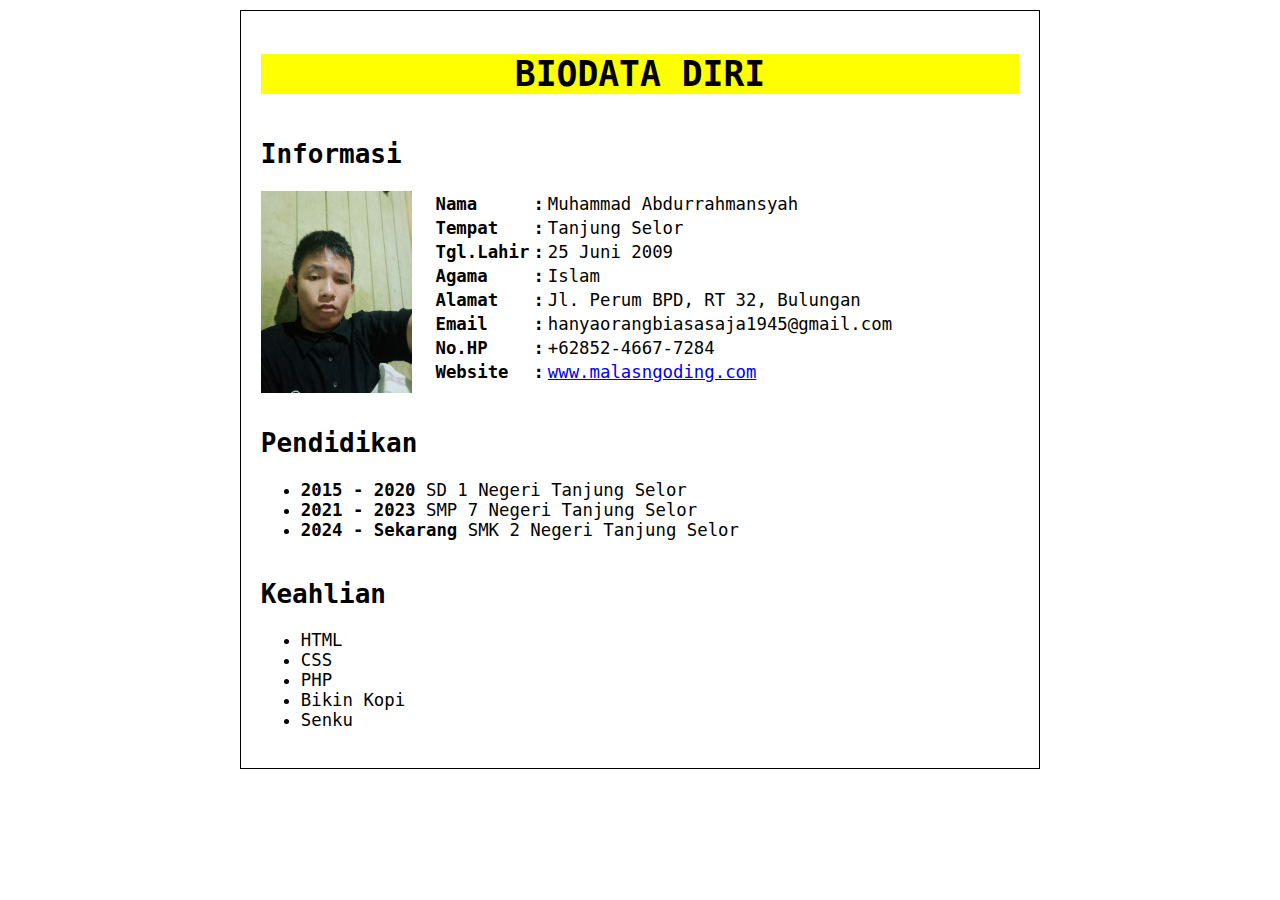
<file: biodata-html/index.html>
<!DOCTYPE html>
<html>
<head>
	<meta charset="utf-8">
	<meta name="viewport" content="width=device-width, initial-scale=1">
	<title>Biodata Saya - www.malasngoding.com</title>
	<link rel="stylesheet" type="text/css" href="style.css">
</head>
<body>
	<div class="kotak">
 
		<div class="judul">
			<h1>BIODATA DIRI</h1>
		</div>
		<div class="blok">
 
			<h2>Informasi</h2>			
			
			<div class="kiri">
				<img src="foto.jpg">				
			</div>
 
			<div class="kanan">
				<table>
					<tr>
						<th>Nama</th>
						<th>:</th>
						<td>Muhammad Abdurrahmansyah</td>
					</tr>
					<tr>
						<th>Tempat</th>
						<th>:</th>
						<td>Tanjung Selor</td>
					</tr>
					<tr>
						<th>Tgl.Lahir</th>
						<th>:</th>
						<td>25 Juni 2009</td>
					</tr>
					<tr>
						<th>Agama</th>
						<th>:</th>
						<td>Islam</td>
					</tr>
					<tr>
						<th>Alamat</th>
						<th>:</th>
						<td>Jl. Perum BPD, RT 32, Bulungan</td>
					</tr>
					<tr>
						<th>Email</th>
						<th>:</th>
						<td>hanyaorangbiasasaja1945@gmail.com</td>
					</tr>
					<tr>
						<th>No.HP</th>
						<th>:</th>
						<td>+62852-4667-7284</td>
					</tr>
					<tr>
						<th>Website</th>
						<th>:</th>
						<td><a href="https://www.malasngoding.com">www.malasngoding.com</a></td>
					</tr>
				</table>
				
			</div>
 
		</div>		
 
		<div class="blok">
 
			<h2>Pendidikan</h2>			
			
			<div>
				<ul>
					<li><b>2015 - 2020</b> SD 1 Negeri Tanjung Selor</li>
					<li><b>2021 - 2023</b> SMP 7 Negeri Tanjung Selor</li>
					<li><b>2024 - Sekarang</b> SMK 2 Negeri Tanjung Selor</li>
				</ul>
			</div>
 
		</div>
 
 
		<div class="blok">
 
			<h2>Keahlian</h2>			
			
			<div>
				<ul>
					<li>HTML</li>
					<li>CSS</li>
					<li>PHP</li>
					<li>Bikin Kopi</li>	
					<li>Senku</li>			
				</ul>
			</div>
 
		</div>
	</div>
</body>
</html>
</file>
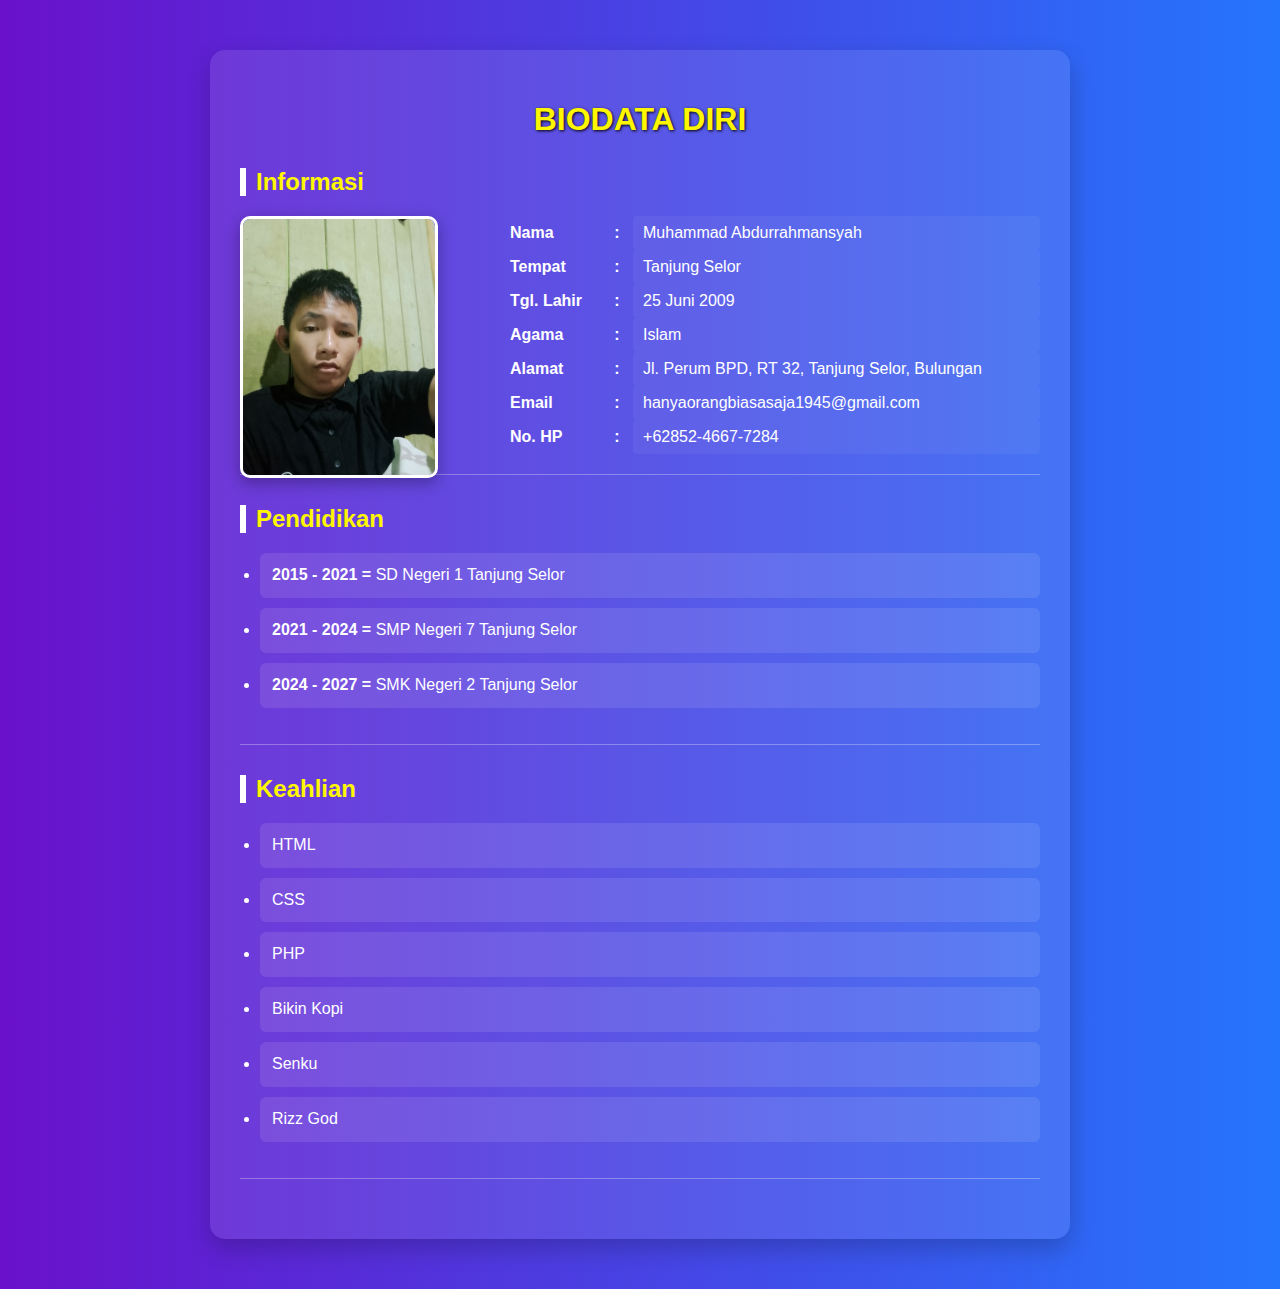
<file: biodata-mod/index.html>
<!DOCTYPE html>
<html>
<head>
	<meta charset="utf-8">
	<meta name="viewport" content="width=device-width, initial-scale=1">
	<title>Biodata Saya</title>
	<link rel="stylesheet" type="text/css" href="style.css">
</head>
<body>
	<div class="kotak">
		<div class="judul">
			<h1>BIODATA DIRI</h1>
		</div>

		<div class="blok">
			<h2>Informasi</h2>			
			<div class="kiri">
				<img src="foto.jpg" alt="Foto Profil">				
			</div>

			<div class="kanan">
				<table>
					<tr><th>Nama</th><th>:</th><td>Muhammad Abdurrahmansyah</td></tr>
					<tr><th>Tempat</th><th>:</th><td>Tanjung Selor</td></tr>
					<tr><th>Tgl. Lahir</th><th>:</th><td>25 Juni 2009</td></tr>
					<tr><th>Agama</th><th>:</th><td>Islam</td></tr>
					<tr><th>Alamat</th><th>:</th><td>Jl. Perum BPD, RT 32, Tanjung Selor, Bulungan</td></tr>
					<tr><th>Email</th><th>:</th><td>hanyaorangbiasasaja1945@gmail.com</td></tr>
					<tr><th>No. HP</th><th>:</th><td>+62852-4667-7284</td></tr>
				</table>
			</div>
		</div>		

		<div class="blok">
			<h2>Pendidikan</h2>			
			<ul>
				<li><b>2015 - 2021 =</b> SD  Negeri 1 Tanjung Selor</li>
				<li><b>2021 - 2024 =</b> SMP Negeri 7 Tanjung Selor</li>
				<li><b>2024 - 2027 =</b> SMK Negeri 2 Tanjung Selor</li>
			</ul>
		</div>

		<div class="blok">
			<h2>Keahlian</h2>			
			<ul>
				<li>HTML</li>
				<li>CSS</li>
				<li>PHP</li>
				<li>Bikin Kopi</li>	
				<li>Senku</li>
				<li>Rizz God</li>			
			</ul>
		</div>
	</div>
</body>
</html>
</file>
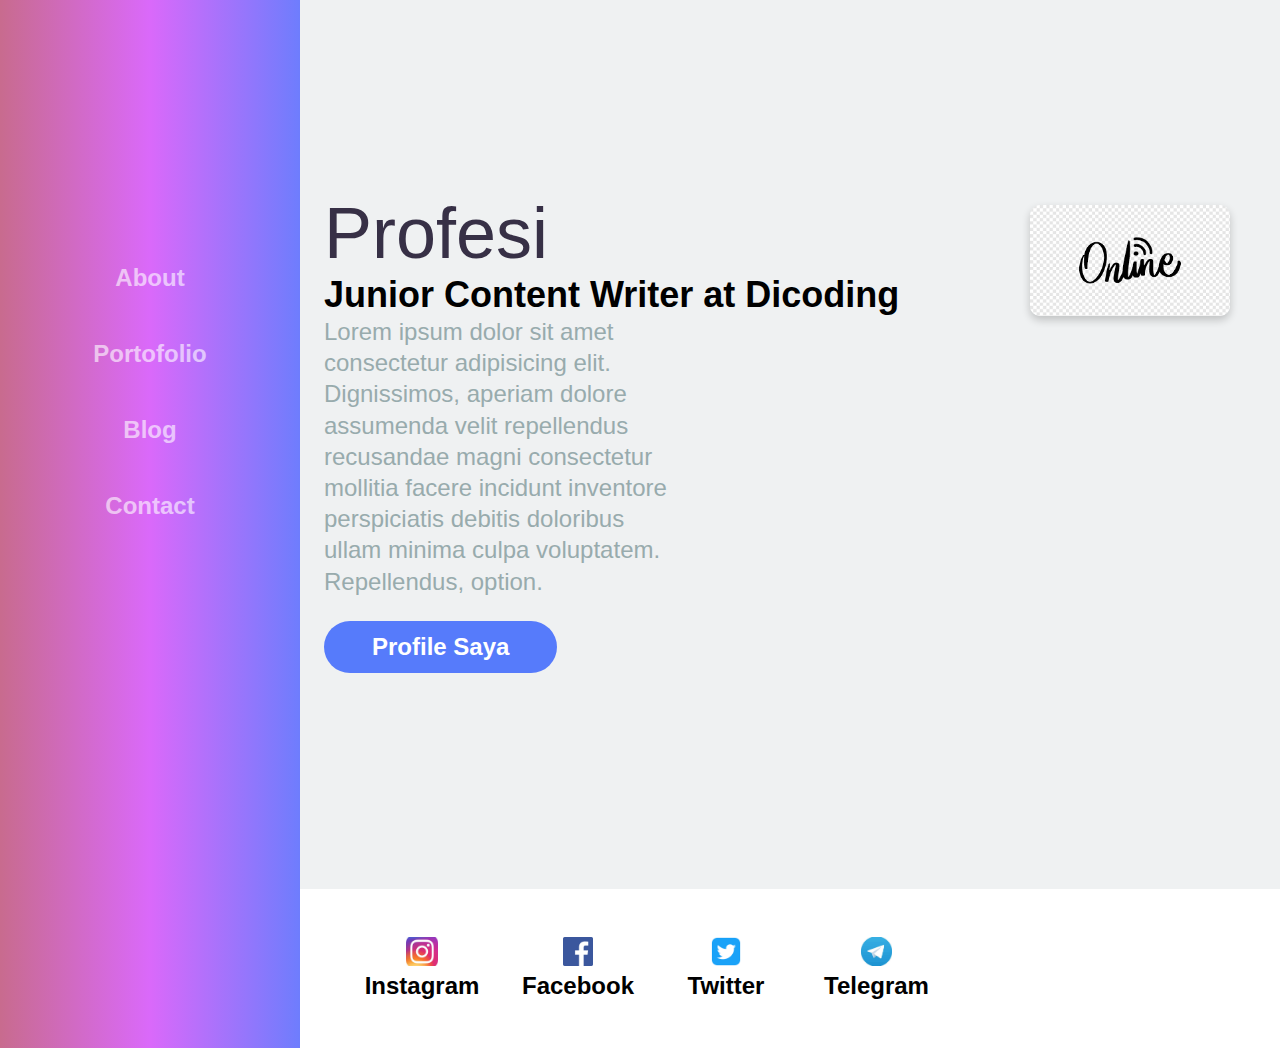
<file: Web Portofolio Rahman/index.html>
<!DOCTYPE html>
<html lang="en">
<head>
  <meta charset="UTF-8" />
  <meta name="viewport" content="width=device-width, initial-scale=1.0" />
  <link rel="stylesheet" href="style.css" />
  <title>Web | Portofolio</title>
<body>
  <div class="container">
    <div class="sidebar">
      <nav>
        <ul>
          <li><a href="#about">About</a></li>
          <li><a href="#portfolio">Portofolio</a></li>
          <li><a href="#blog">Blog</a></li>
          <li><a href="#contact">Contact</a></li>
        </ul>
      </nav>
    </div>
    <main class="content">
      <section class="hero">
          <section class="hero">
            <div class="hero-content">
              <img src="online.png" alt="Hero Image"
              class="top-right-photo" />
              <h1>Profesi</h1>
              <h2>Junior Content Writer at Dicoding</h2>
              <p>
                Lorem ipsum dolor sit amet consectetur adipisicing elit. Dignissimos, 
                aperiam dolore assumenda velit repellendus recusandae magni consectetur mollitia facere incidunt 
                inventore perspiciatis debitis doloribus ullam minima culpa voluptatem. Repellendus, 
                option.
              </p>
              <a href="#profile" class="action-btn">Profile Saya</a>
            </div>
          </section>
    </main>
    <footer class="footer">
      <ul>
        <li>
          <a href="https://www.instagram.com" target="_blank" rel="noopener noreferrer">
            <img src="instagram.png" alt="Instagram" />
            <p style="color: black;"><b>Instagram</b></p>
          </a>
        </li>
        <li>
          <a href="https://www.facebook.com" target="_blank" rel="noopener noreferrer">
            <img src="facebook.png" alt="Facebook" />
            <p style="color: black;"><b>Facebook</b></p>
          </a>
        </li>
        <li>
          <a href="https://www.twitter.com" target="_blank" rel="noopener noreferrer">
            <img src="twitter.png" alt="Twitter" />
            <p style="color: black;"><b>Twitter</b></p>
          </a>
        </li>
        <li>
          <a href="https://telegram.org" target="_blank" rel="noopener noreferrer">
            <img src="telegram.png" alt="Telegram" />
            <p style="color: black;"><b>Telegram</b></p>
          </a>
        </li>
      </ul>
    </footer>
  </div>
</body>
</html>
</file>
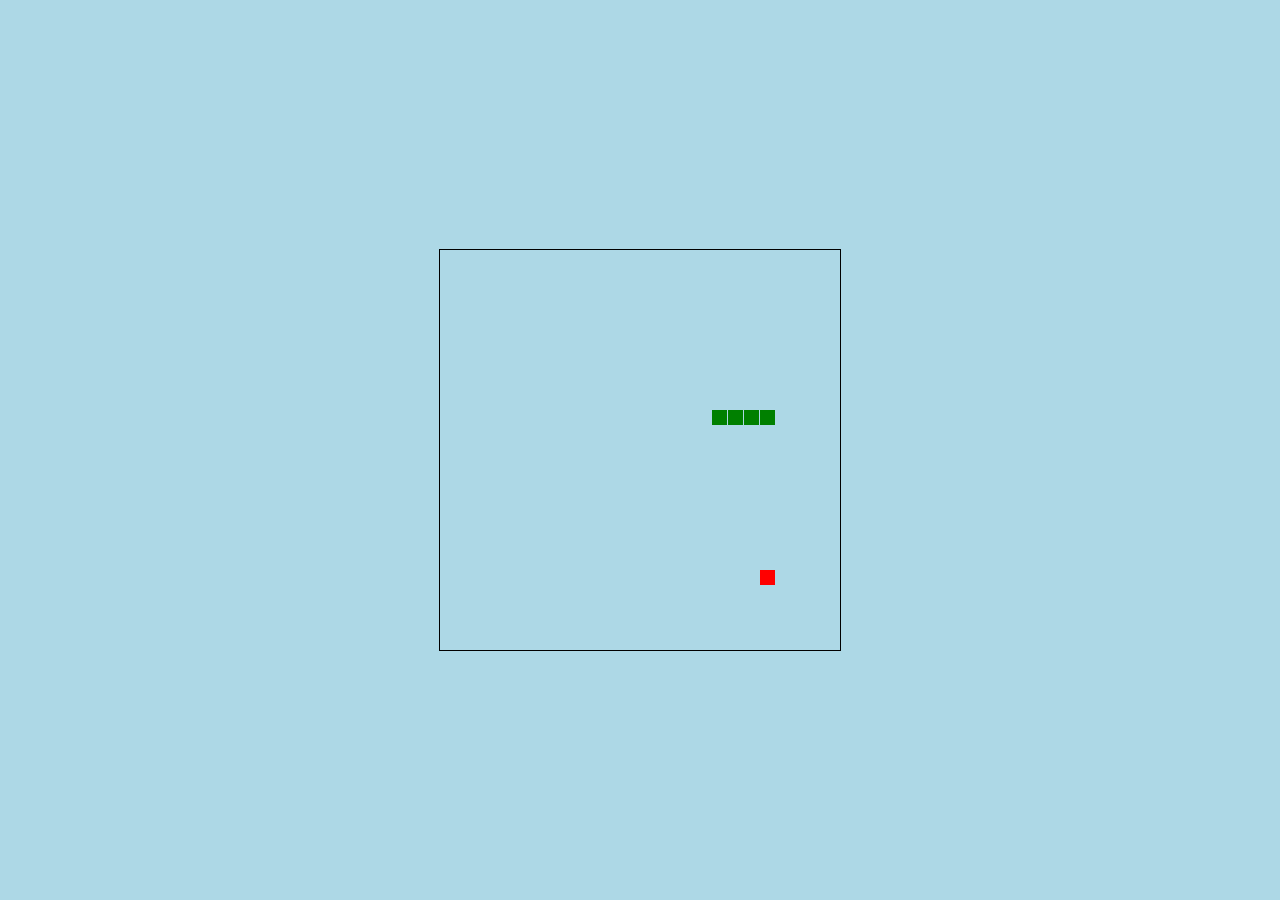
<file: rahman_game_ular.html>
<!DOCTYPE html>
<html lang="id">
<head>
     <meta charset="UTF-8">
     <title>Snake HTML Game</title>
     <style>
       html, body {
        height: 100%;
        margin: 0;
    }
    body {
        background: lightblue;
        display: flex;
        align-items: center;
        justify-content: center;
    }
    canvas {
      border: 1px solid black;
    }
  </style>
</head>
<body>
  <canvas width="400" height="400" id="game"></canvas>
  <script>
    var canvas = document.getElementById('game');
    var context = canvas.getContext('2d');
    var grid = 16;
    var count = 0;
    var snake = {
      x: 160,
      y: 160,
      dx: grid,
      dy: 0,
      cells: [],
      maxCells: 4
    };
    var apple = {
      x: 320,
      y: 320
    };

    function getRandomInt(min, max) {
      return Math.floor(Math.random() * (max - min)) + min;
    }

    function loop() {
      requestAnimationFrame(loop);
      if (++count < 4) {
        return;
      }
      count = 0;
      context.clearRect(0, 0, canvas.width, canvas.height);

      // Move snake by its velocity
      snake.x += snake.dx;
      snake.y += snake.dy;

      // Wrap snake position horizontally on edge of screen
      if (snake.x < 0) {
        snake.x = canvas.width - grid;
       } else if (snake.x >= canvas.width) {
        snake.x = 0; 
      }

      // Wrap snake position vertically on edge of screen
      if (snake.y < 0) {
        snake.y = canvas.height - grid;
       } else if (snake.y >= canvas.height) {
        snake.y = 0;
      }

     // Keep track of where snake snakes has been
      snake.cells.unshift({ x: snake.x, y: snake.y });
      if (snake.cells.length > snake.maxCells) {
        snake.cells.pop();
      }

      // Draw apple
      context.fillStyle = 'red';
      context.fillRect(apple.x, apple.y, grid - 1, grid - 1);

      // Draw snake 
      context.fillStyle = 'green';
      snake.cells.forEach(function(cell, index) {
        context.fillRect(cell.x, cell.y, grid - 1, grid - 1);

        // Snake ate apple 
        if (cell.x === apple.x && cell.y === apple.y) {
          snake.maxCells++;
          apple.x = getRandomInt(0, 25) * grid;
          apple.y = getRandomInt(0, 25) * grid;
        }

        // Check collision with all cells after this one
        for (var i = index + 1; i < snake.cells.length; i++) {
          if (cell.x === snake.cells[i].x && cell.y === snake.cells[i].y) {
            // Reset game
            snake.x = 160;
            snake.y = 160;
            snake.cells = [];
            snake.maxCells = 4;
            snake.dx = grid;
            snake.dy = 0;
            apple.x = getRandomInt(0, 25) * grid;
            apple.y = getRandomInt(0, 25) * grid;
          }
        }
      });
    }
    
    // Listen to keyboard events to move the snake 
    document.addEventListener('keydown', function(e) {
      if (e.which === 37 && snake.dx === 0) {
        snake.dx = -grid;
        snake.dy = 0;
      } else if (e.which === 38 && snake.dy === 0) {
        snake.dy = -grid;
        snake.dx = 0;
      } else if (e.which === 39 && snake.dx === 0) {
        snake.dx = grid;
        snake.dy = 0;
      } else if (e.which === 40 && snake.dy === 0) {
        snake.dy = grid;
        snake.dx = 0;
      }
    });

    // Start the game
    requestAnimationFrame(loop);
  </script>
</body>
</html>
</file>
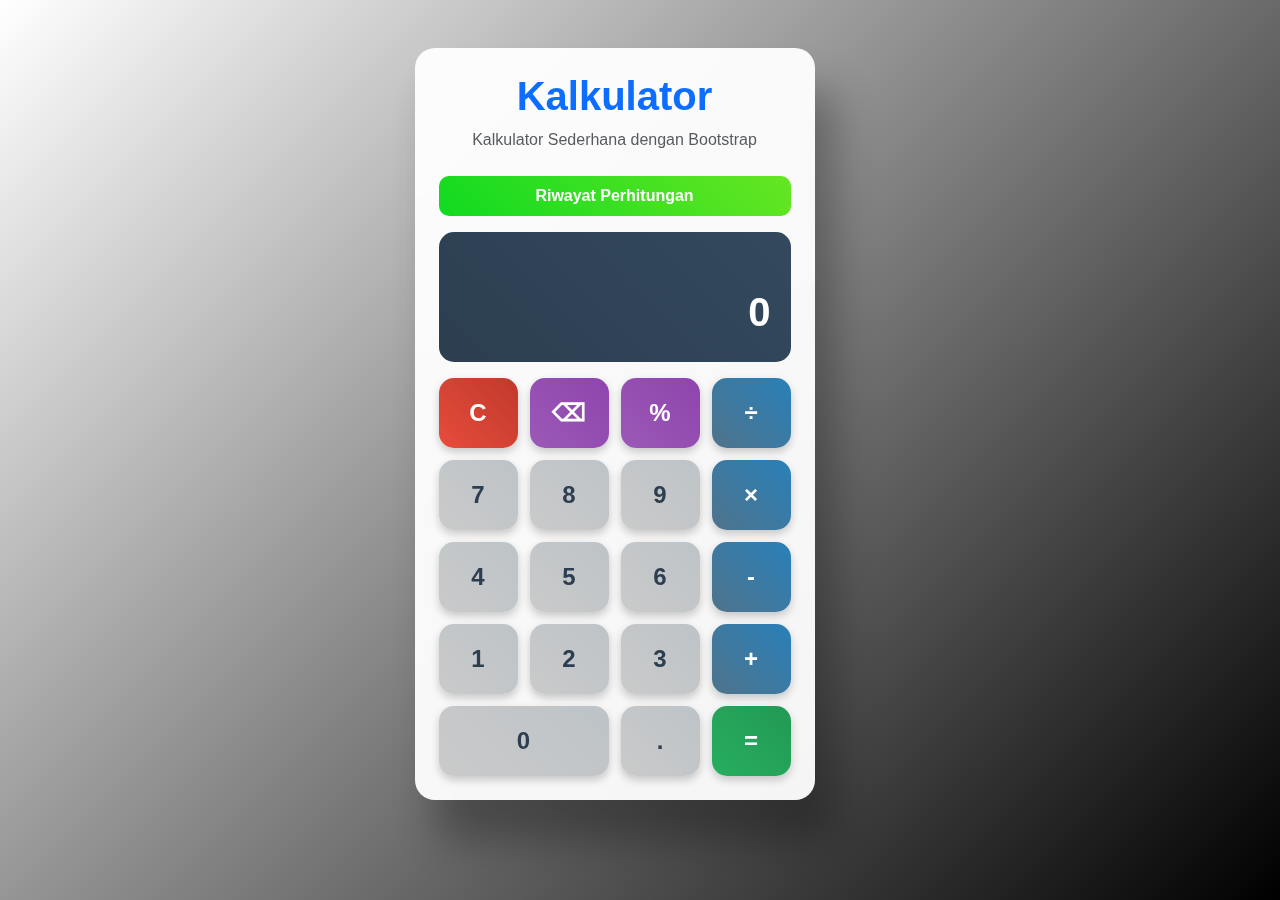
<file: rahman_kalkulator_sederhana.html>
<!DOCTYPE html>
<html lang="id">
<head>
  <meta charset="UTF-8">
  <meta name="viewport" content="width=device-width, initial-scale=1.0">
  <title>Kalkulator Sederhana</title>
  <link href="https://cdn.jsdelivr.net/npm/bootstrap@5.3.0/dist/css/bootstrap.min.css" rel="stylesheet">
  <style>
    body {
      background: linear-gradient(135deg, #ffffff 0%, #000000 100%);
      min-height: 100vh;
      font-family: 'Arial', sans-serif;
    }

    .calculator-container {
      background: rgba(255, 255, 255, 0.95);
      border-radius: 20px;
      box-shadow: 20px 40px 40px rgba(0, 0, 0, 0.3);
      backdrop-filter: blur(10px);
      max-width: 400px;
    }

    .display {
      background: linear-gradient(45deg, #2c3e50, #34495e);
      color: white;
      border-radius: 15px;
      padding: 20px;
      font-size: 2.5rem;
      font-weight: bold;
      text-align: right;
      min-height: 100px;
      margin-bottom: 20px;
      overflow: hidden;
      position: relative;
    }

    .display-before {
      font-size: 1.2rem;
      color: #95a5a6;
      min-height: 30px;
      overflow: hidden;
    }

    .calculator-grid {
      display: grid;
      grid-template-columns: repeat(4, 1fr);
      gap: 12px;
    }

    .btn-calc {
      height: 70px;
      font-size: 1.5rem;
      font-weight: bold;
      border: none;
      border-radius: 15px;
      transition: all 0.3s ease;
      box-shadow: 0 4px 8px rgba(0, 0, 0, 0.2);
    }

    .btn-calc:hover {
      transform: translateY(-3px);
      box-shadow: 0 6px 12px rgba(0, 0, 0, 0.3);
    }

    .btn-calc:active {
      transform: translateY(0);
      box-shadow: 0 2px 4px rgba(0, 0, 0, 0.2);
    }

    .btn-number { 
        background: linear-gradient(45deg, #cacaca, #bdc3c7); 
        color: #2c3e50; 
    }

    .btn-operator { 
        background: linear-gradient(45deg, #4f738b, #2980b9); 
        color: white; 
    }

    .btn-equals { 
        background: linear-gradient(45deg, #27ae60, #229954); 
        color: white; 
    }

    .btn-clear { 
        background: linear-gradient(45deg, #e74c3c, #c0392b); 
        color: white; 
    }

    .btn-special { 
        background: linear-gradient(45deg, #9b59b6, #8e44ad); 
        color: white; 
    }

    .btn-zero { 
        grid-column: span 2; 
    }

    .btn-pressed { 
        animation: buttonPress 0.2s ease;
     }
    
     @keyframes buttonPress {
      0% { transform: scale(1); }
      50% { transform: scale(0.95); } 
      100% { transform: scale(1); }
    }

    .history-toggle {
      background: linear-gradient(45deg, #10da21, #67e622);
      color: white;
      border: none;
      border-radius: 10px;
      padding: 8px 16px;
      font-weight: bold;
      margin-bottom: 15px;
      transition: all 0.3s ease;
    }

    .history-toggle:hover {
      transform: translateY(-2px);
      box-shadow: 0 4px 8px rgba(0, 0, 0, 0.2);
    }

    .history-panel {
      background: rgba(236, 240, 241, 0.9);
      border-radius: 10px;
      padding: 15px;
      margin-top: 20px;
      max-height: 200px;
      overflow-y: auto;
      display: none;
    }

    .history-item {
      padding: 8px;
      border-bottom: 1px solid #bdc3c7;
      font-family: 'Courier New', monospace;
    }

    .history-item:last-child { 
        border-bottom: none; 
    }
  </style>
</head>
<body class="py-5">
  <div class="container">
    <div class="row justify-content-center">
      <div class="col-md-6 col-lg-5">
        <div class="calculator-container p-4">
            <!-- Header -->
            <div class="text-center mb-4">
            <h1 class="display-6 fw-bold text-primary mb-2">Kalkulator</h1>
            <p class="text-muted">Kalkulator Sederhana dengan Bootstrap</p>
          </div>

          <!-- History Toogle -->
          <button class="history-toggle w-100 mb-3" id="historyToggle">
            Riwayat Perhitungan
        </button>

            <!-- History Panel -->
          <div class="history-panel" id="historyPanel">
            <div class="text-center text-muted" id="emptyHistory">
                Belum ada riwayat perhitungan
            </div>
          </div>

          <!-- Calculator Display -->
          <div class="display mb-3">
            <div class="display-before" id="previousOperation"></div>
            <div id="currentDisplay">0</div>
          </div>

          <!-- Calculator Buttons -->
          <div class="calculator-grid">
            <!-- Row 1 -->
            <button class="btn-calc btn-clear" onclick="clearCalculator()">C</button>
            <button class="btn-calc btn-special" onclick="deleteLast()">⌫</button>
            <button class="btn-calc btn-special" onclick="appendToDisplay('%')">%</button>
            <button class="btn-calc btn-operator" onclick="chooseOperation('÷')">÷</button>

            <!-- Row 2 -->
            <button class="btn-calc btn-number" onclick="appendToDisplay('7')">7</button>
            <button class="btn-calc btn-number" onclick="appendToDisplay('8')">8</button>
            <button class="btn-calc btn-number" onclick="appendToDisplay('9')">9</button>
            <button class="btn-calc btn-operator" onclick="chooseOperation('×')">×</button>

            <!-- Row 3 -->
            <button class="btn-calc btn-number" onclick="appendToDisplay('4')">4</button>
            <button class="btn-calc btn-number" onclick="appendToDisplay('5')">5</button>
            <button class="btn-calc btn-number" onclick="appendToDisplay('6')">6</button>
            <button class="btn-calc btn-operator" onclick="chooseOperation('-')">-</button>

            <!-- Row 4 -->
            <button class="btn-calc btn-number" onclick="appendToDisplay('1')">1</button>
            <button class="btn-calc btn-number" onclick="appendToDisplay('2')">2</button>
            <button class="btn-calc btn-number" onclick="appendToDisplay('3')">3</button>
            <button class="btn-calc btn-operator" onclick="chooseOperation('+')">+</button>

            <!-- Row 5 -->
            <button class="btn-calc btn-number btn-zero" onclick="appendToDisplay('0')">0</button>
            <button class="btn-calc btn-number" onclick="appendToDisplay('.')">.</button>
            <button class="btn-calc btn-equals" onclick="calculate()">=</button>
          </div>
        </div>
      </div>
    </div>
  </div>

  <script>
    // Calculator state
    let currentInput = '0';
    let previousInput = '';
    let operation = null;
    let shouldResetScreen = false;
    let calculationHistory = [];

    // DOM Elements
    const currentDisplay = document.getElementById('currentDisplay');
    const previousOperationDisplay = document.getElementById('previousOperation');
    const historyPanel = document.getElementById('historyPanel');
    const emptyHistory = document.getElementById('emptyHistory');
    const historyToggle = document.getElementById('historyToggle');

    // Append to display
    function appendToDisplay(value) {
      if (shouldResetScreen) {
        currentInput = '';
        shouldResetScreen = false;
      }

      // Handle decimal point
      if (value === '.' && currentInput.includes('.')) { 
      return;
      }

      // Replace initial zero
      if (currentInput === '0' && value !== '.') {
        currentInput = value;
      } else {
        currentInput += value;
      }

      updateDisplay();
      animateButton(event.target);
    }

    // Clear calculator
    function clearCalculator() {
      currentInput = '0';
      previousInput = '';
      operation = null;
      shouldResetScreen = false;
      updateDisplay();
      animateButton(event.target);
    }

    // Delete last character
    function deleteLast() {
      if (currentInput.length === 1) {
        currentInput = '0';
      } else {
        currentInput = currentInput.slice(0, -1);
      }
      updateDisplay();
      animateButton(event.target);
    }

    // Choose operation
    function chooseOperation(op) {
      if (currentInput === '0') return;

      if (previousInput !== '') {
        calculate();
      }

      operation = op;
      previousInput = currentInput;
      shouldResetScreen = true;
      updateDisplay();
    }

    // Calculator result
    function calculate() {
      let computation;
      const prev = parseFloat(previousInput);
      const current = parseFloat(currentInput);

      if (isNaN(prev) || isNaN(current)) return;

      switch (operation) {
        case '+':
             computation = prev + current;
              break;
        case '-':
             computation = prev - current;
              break;
        case '×':
             computation = prev * current;
              break;
        case '÷':
             if (current === 0) {
                computation = 'Error' ;
             } else {
                computation = prev / current;
              }
               break;
        default:
             return;
      }

      // Add to history
      const historyEntry = {
        operation: `${previousInput} ${operation} ${currentInput}`,
        result: computation.toString()
      };

      calculationHistory.unshift(historyEntry);
      updateHistory();

      currentInput = computation.toString();
      operation = null;
      previousInput = '';
      shouldResetScreen = true;
      updateDisplay();
    }

    // Update display
    function updateDisplay() {
      currentDisplay.textContent = currentInput;

      if (operation != null) {
        previousOperationDisplay.textContent =
         `${previousInput} ${operation}`;
      } else {
        previousOperationDisplay.textContent = '';
      }
    }

    // Animate button press
    function animateButton(button) {
      button.classList.add('btn-pressed');
      setTimeout(() => {
        button.classList.remove('btn-pressed');
      }, 200);
    }

    // Update history panel
    function updateHistory() {
      historyPanel.innerHTML = '';

      if (calculationHistory.length === 0) {
        historyPanel.appendChild(emptyHistory.cloneNode(true));
        return;
      }

      calculationHistory.forEach((item) => {
        const historyItem = document.createElement('div');
        historyItem.className = 'history-item';
        historyItem.innerHTML = `
         <div class="fw-bold">${item.operation} = ${item.result}</div>
         <small class="text-muted">${new Date().toLocaleTimeString()}</small>`
            ;
        historyPanel.appendChild(historyItem);
      });
    }

    // Toogle history panel
    historyToggle.addEventListener('click', () => {
      historyPanel.style.display = historyPanel.style.display === 'none' ? 'block' : 'none';
      historyToggle.textContent = historyPanel.style.display === 'none' ?
         '⬆️ Sembunyikan Riwayat' : '📜 Riwayat Perhitungan';
    });

    // Keyboard support
    document.addEventListener('keydown', (event) => {
      if (/[0-9]/.test(event.key)) {
        appendToDisplay(event.key);
      } else if (event.key === '.') {
        appendToDisplay('.');
      } else if (event.key === '+') {
        chooseOperation('+');
      } else if (event.key === '-') {
        chooseOperation('-');
      } else if (event.key === '*') {
        chooseOperation('×');
      } else if (event.key === '/') {
        chooseOperation('÷');
      } else if (event.key === 'Enter' || event.key === '=') {
         event.preventDefault();
          calculate();
      } else if (event.key === 'Escape') {
        clearCalculator();
      } else if (event.key === 'Backspace') {
        deleteLast();
    }
    });

    // Initialize
    updateDisplay();
  </script>

  <!-- Bootstrap JS -->
  <script src="https://cdn.jsdelivr.net/npm/bootstrap@5.3.0/dist/js/bootstrap.bundle.min.js"></script>
</body>
</html>
</file>
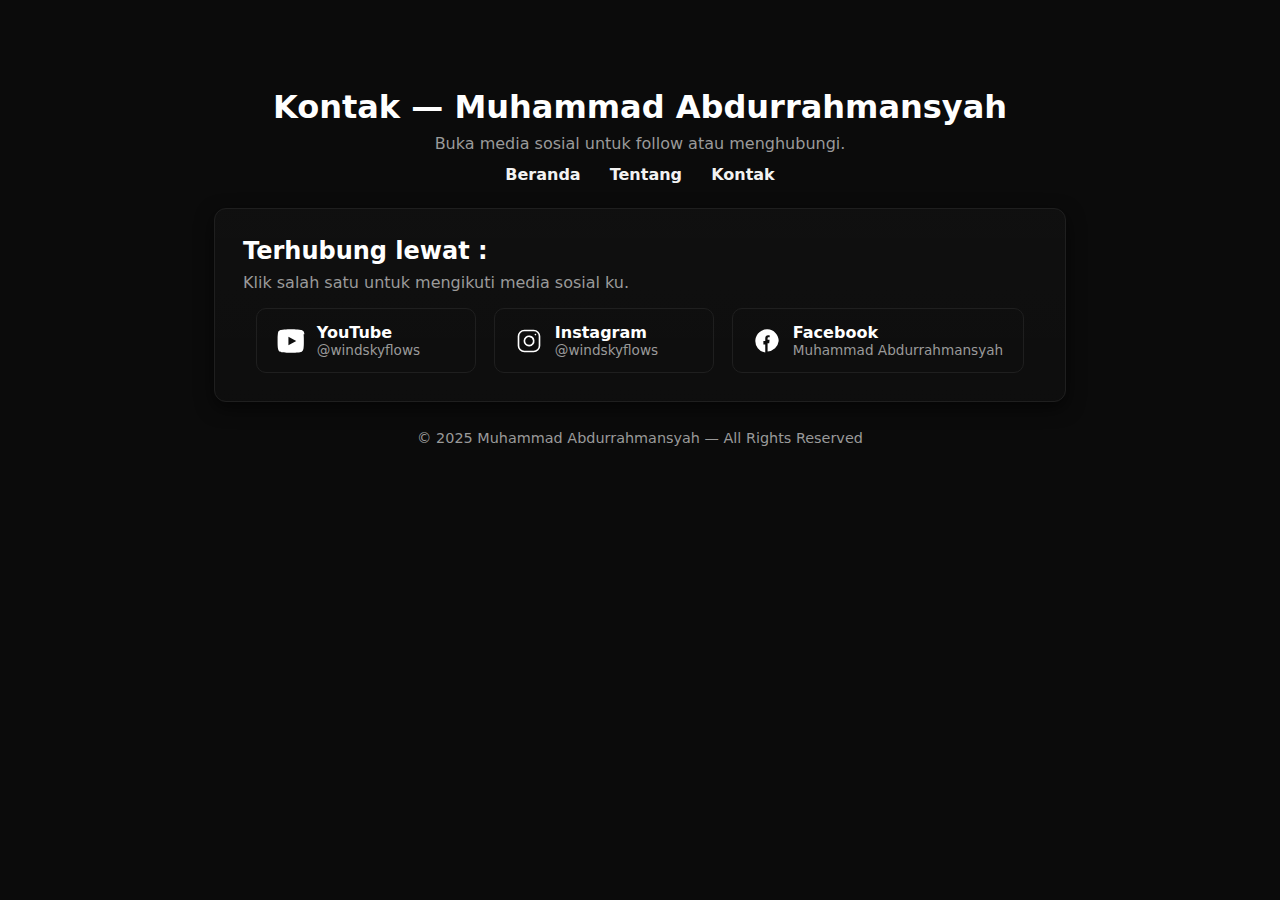
<file: Latihan Galeri Foto/kontak.html>
<!DOCTYPE html>
<html lang="id">
<head>
  <meta charset="utf-8" />
  <meta name="viewport" content="width=device-width, initial-scale=1" />
  <title>Kontak — Muhammad Abdurrahmansyah</title>
  <style>
    :root{
      --bg: #0b0b0b;
      --card: #111;
      --muted: #9a9a9a;
      --white: #fff;
      --border: #1f1f1f;
    }
    *{box-sizing:border-box}
    body{
      margin:0;
      font-family: Inter, system-ui, -apple-system, "Segoe UI", Roboto, "Helvetica Neue", Arial;
      background:var(--bg);
      color:var(--white);
    }
    .container{ max-width:900px; margin:64px auto; padding:24px; }
    .header{ text-align:center; margin-bottom:24px; }
    .header h1{ margin:0; font-size:2rem; }
    .header p{ margin:8px 0 0; color:var(--muted); }
    .nav{ text-align:center; margin-top:12px; }
    .nav a{ color:var(--white); text-decoration:none; margin:0 12px; font-weight:600; opacity:.95; }
    .card{
      background: linear-gradient(180deg, rgba(255,255,255,0.02), rgba(255,255,255,0.01));
      border:1px solid var(--border);
      padding:28px;
      border-radius:12px;
      box-shadow:0 6px 18px rgba(0,0,0,0.6);
    }
    .grid{ display:flex; gap:18px; justify-content:center; flex-wrap:wrap; margin-top:16px; }
    .social-link{
      display:flex; align-items:center; gap:12px;
      padding:14px 20px;
      text-decoration:none;
      color:var(--white);
      background:transparent;
      border-radius:10px;
      min-width:220px;
      border:1px solid var(--border);
      transition: transform .18s ease, background .18s ease, color .18s ease;
    }
    .social-link svg{ width:28px; height:28px; flex-shrink:0; }
    .social-link .label{ font-weight:700; }
    .social-link .sub{ font-size:.85rem; color:var(--muted); }
    .social-link:hover{
      transform: translateY(-4px);
      background:var(--white);
      color:#000;
      box-shadow:0 10px 30px rgba(0,0,0,0.45);
    }
    .copy{ display:inline-block; margin-top:16px; font-size:0.9rem; color:var(--muted); }
    .footer{ text-align:center; margin-top:28px; color:var(--muted); font-size:0.9rem; }
    @media (max-width:560px){
      .container{ margin:32px 16px; }
      .social-link{ min-width: unset; width:100%; justify-content:flex-start; }
    }
  </style>
</head>
<body>
  <div class="container">
    <header class="header">
      <h1>Kontak — Muhammad Abdurrahmansyah</h1>
      <p>Buka media sosial untuk follow atau menghubungi.</p>
      <nav class="nav">
        <a href="rahman_galeri_foto.html">Beranda</a>
        <a href="tentang.html">Tentang</a>
        <a href="kontak.html">Kontak</a>
      </nav>
    </header>

    <main class="card" role="main" aria-labelledby="kontak-heading">
      <h2 id="kontak-heading" style="margin:0 0 8px;">Terhubung lewat :</h2>
      <p style="margin:0 0 16px; color:var(--muted);">Klik salah satu untuk mengikuti media sosial ku.</p>

      <div class="grid">
        <!-- YouTube -->
        <a class="social-link" href="https://youtube.com/@windskyflows?si=55yugLeXER7blaeC" target="_blank" rel="noopener noreferrer" aria-label="YouTube — WindSkyFlows">
          <svg viewBox="0 0 24 24" fill="currentColor" aria-hidden="true">
            <path d="M23.5 6.2s-.2-1.7-.8-2.5c-.8-1.1-1.7-1.1-2.1-1.2C16.9 2 12 2 12 2s-4.9 0-8.6.5c-.4.1-1.3.1-2.1 1.2C.9 4.5.7 6.2.7 6.2S.5 8.1.5 10v4c0 1.9.2 3.8.2 3.8s.2 1.7.8 2.5c.8 1.1 1.9 1.1 2.4 1.3 1.8.2 7.4.5 7.4.5s4.9 0 8.6-.5c.4-.1 1.3-.1 2.1-1.2.6-.8.8-2.5.8-2.5s.2-1.9.2-3.8v-4c0-1.9-.2-3.8-.2-3.8zM9.8 15.6V8.4l6.7 3.6-6.7 3.6z"/>
          </svg>
          <div>
            <div class="label">YouTube</div>
            <div class="sub">@windskyflows</div>
          </div>
        </a>

        <!-- Instagram -->
        <a class="social-link" href="https://www.instagram.com/windskyflows?igsh=MXc2NGN4bW81cnA1MQ==" target="_blank" rel="noopener noreferrer" aria-label="Instagram — WindSkyFlows">
          <svg viewBox="0 0 24 24" fill="none" stroke="currentColor" stroke-width="1.4" stroke-linecap="round" stroke-linejoin="round" aria-hidden="true">
            <rect x="3" y="3" width="18" height="18" rx="5" ry="5" />
            <path d="M16 11.37A4 4 0 1 1 12.63 8 4 4 0 0 1 16 11.37z"/>
            <path d="M17.5 6.5h.01"/>
          </svg>
          <div>
            <div class="label">Instagram</div>
            <div class="sub">@windskyflows</div>
          </div>
        </a>

        <!-- Facebook -->
        <a class="social-link" href="https://www.facebook.com/share/18hmkvpPKA/" target="_blank" rel="noopener noreferrer" aria-label="Facebook — WindSkyFlows">
          <svg viewBox="0 0 24 24" fill="currentColor" aria-hidden="true">
            <path d="M22 12a10 10 0 1 0-11.5 9.9v-7H8.9v-2.9h1.6V9.6c0-1.6 1-2.5 2.4-2.5.7 0 1.4.1 1.4.1v1.6h-.8c-.8 0-1 .5-1 1v1.2h1.7l-.3 2.9h-1.4v7A10 10 0 0 0 22 12z"/>
          </svg>
          <div>
            <div class="label">Facebook</div>
            <div class="sub">Muhammad Abdurrahmansyah</div>
          </div>
        </a>
      </div>
    </main>

    <footer class="footer">
      &copy; 2025 Muhammad Abdurrahmansyah — All Rights Reserved
    </footer>
  </div>
</body>
</html>
</file>
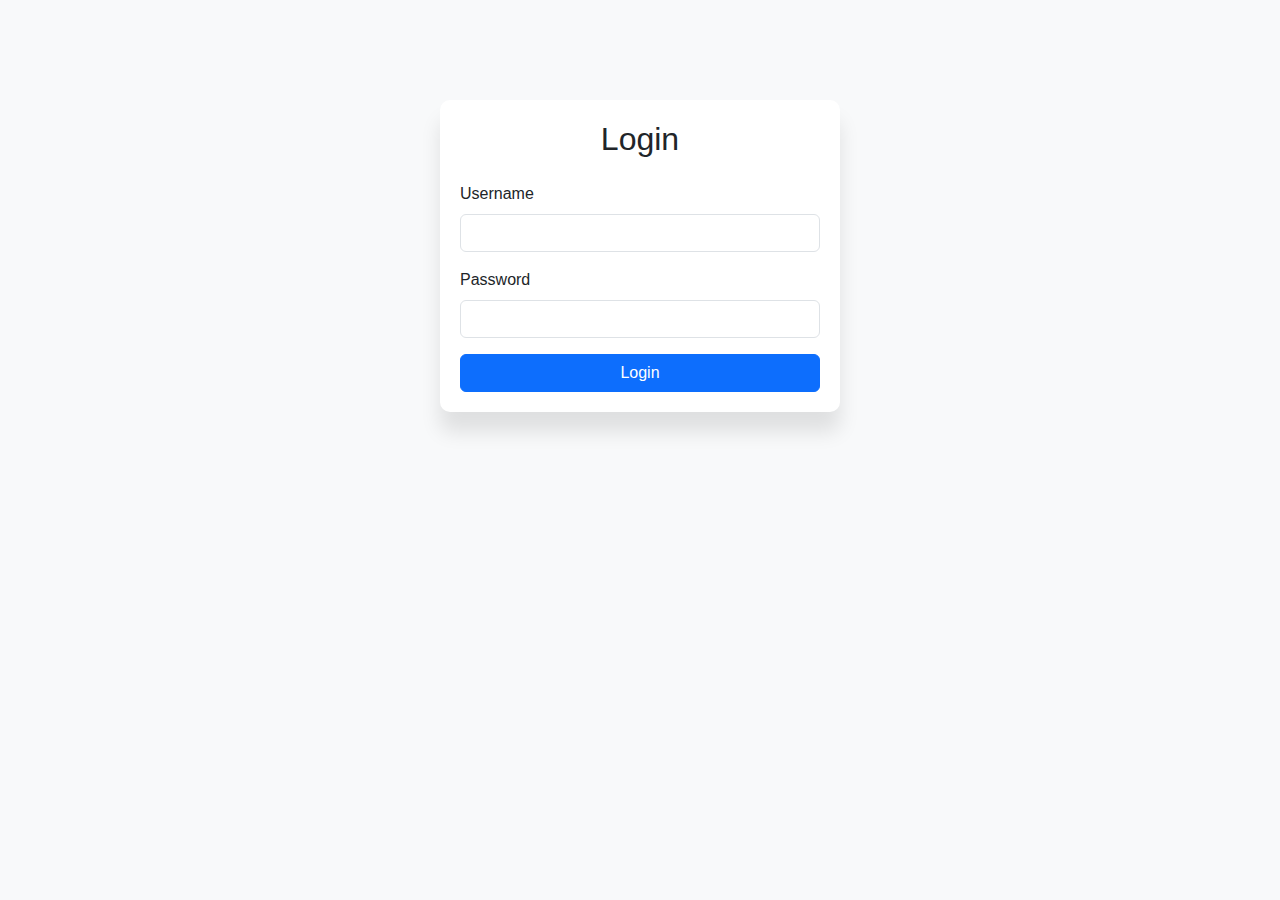
<file: Latihan Galeri Foto/rahman_galeri_foto.html>
<!DOCTYPE html>
<html lang="id">
<head>
    <meta charset="UTF-8">
    <meta name="viewport" content="width=device-width, initial-scale=1.0">
    <title>Galeri Foto Pesona Kalimantan Utara</title>
    <!-- Bootstrap CSS -->
    <link href="https://cdn.jsdelivr.net/npm/bootstrap@5.0.1/dist/css/bootstrap.min.css" rel="stylesheet">
    <style>
        body {
            background-color: #f8f9fa;
            font-family: 'Segoe UI', Tahoma, Geneva, Verdana, sans-serif;
        }
        .login-container {
            max-width: 400px;
            margin: 100px auto;
            padding: 20px;
            background: white;
            border-radius: 10px;
            box-shadow: 0 20px 20px rgba(0,0,0,0.1);
        }
        .dashboard-container {
            padding: 20px;
        }
        .navbar-brand {
            font-weight: 700;
        }
        .gallery-container {
            padding: 20px 0;
        }
        .gallery-title {
            text-align: center;
            margin: 30px 0;
            color: #343a40;
        }
        .gallery-item {
            margin-bottom: 30px;
            overflow: hidden;
            border-radius: 10px;
            box-shadow: 0 4px 8px rgba(0,0,0,0.1);
            transition: transform 0.3s ease;
        }
        .gallery-item:hover {
            transform: scale(1.03);
        }
        .gallery-item img {
            width: 100%;
            height: 250px;
            object-fit: cover;
            transition: opacity 0.3s ease;
        }
        .gallery-item:hover img {
            opacity: 0.9;
        }
        .image-caption {
            padding: 15px;
            background-color: white;
            text-align: center;
        }
        footer {
            background-color: #343a40;
            color: white;
            padding: 20px 0;
            margin-top: 40px;
        }
    </style>
</head>
<body>
    <!-- Login Form -->
    <div class="login-container" id="loginPage">
        <h2 class="text-center mb-4">Login</h2>
        <form id="loginForm">
            <div class="mb-3">
                <label for="username" class="form-label">Username</label>
                <input type="text" class="form-control" id="username" required>
            </div>
            <div class="mb-3">
                <label for="password" class="form-label">Password</label>
                <input type="password" class="form-control" id="password" required>
            </div>
            <button type="submit" class="btn btn-primary w-100">Login</button>
        </form>
    </div>

    <!-- Dashboard Content (hidden initially) -->
    <div id="dashboardPage" style="display:none">
        <nav class="navbar navbar-expand-lg navbar-dark bg-dark">
            <div class="container">
                <a class="navbar-brand" href="#">Galeri Foto</a>
                <button class="navbar-toggler" type="button" data-bs-toggle="collapse" data-bs-target="#navbarNav">
                    <span class="navbar-toggler-icon"></span>
                </button>
                <div class="collapse navbar-collapse" id="navbarNav">
                    <ul class="navbar-nav ms-auto">
                        <li class="nav-item">
                            <a class="nav-link active" href="rahman_galeri_foto.html">Beranda</a>
                        </li>
                        <li class="nav-item">
                            <a class="nav-link" href="tentang.html">Tentang</a>
                        </li>
                        <li class="nav-item">
                            <a class="nav-link" href="kontak.html">Kontak</a>
                        </li>
                        <li class="nav-item ms-2">
                            <button class="btn btn-outline-light" id="logoutBtn">Logout</button>
                        </li>
                    </ul>
                </div>
            </div>
        </nav>

        <!-- Gallery Content -->
        <div class="container gallery-container">
            <h2 class="gallery-title">Galeri Pesona Kalimantan Utara</h2>

            <div class="row">
                <!-- Foto 1 -->
                <div class="col-md-4 col-sm-6 col-12">
                    <div class="gallery-item">
                        <img src="pulausebatik.png"
                        alt="Pulau Sebatik" class="img-fluid">
                        <div class="image-caption">
                            <h5>Pulau Sebatik di Nunukan</h5>
                            <p class="text-muted">Menampilkan hamparan hijau, garis pantai, dan suasana pesisir yang tenang dan alami.</p>
                        </div>
                    </div>
                </div>

                <!-- Foto 2 -->
                <div class="col-md-4 col-sm-6 col-12">
                    <div class="gallery-item">
                        <img src="pulausapi.png" 
                        alt="Desa Wisata Pulau Sapi" class="img-fluid">
                        <div class="image-caption">
                            <h5>Pulau Sapi di Nunukan</h5>
                            <p class="text-muted">Alam hijau yang menyegarkan, lanskap sungai, serta suasana desa yang asri dan tenang.</p>
                        </div>
                    </div>
                </div>

                <!-- Foto 3 -->
                <div class="col-md-4 col-sm-6 col-12">
                    <div class="gallery-item">
                        <img src="airterjungunungrian.png"
                        alt="Gunung Rian" class="img-fluid">
                        <div class="image-caption">
                            <h5>Gunung Rian di Tana Tidung</h5>
                            <p class="text-muted">Menampilkan suasana hutan tropis asri, aliran air yang jernih, serta formasi air terjun yang memesona.</p>
                        </div>
                    </div>
                </div>

                <!-- Foto 4 -->
                <div class="col-md-4 col-sm-6 col-12">
                    <div class="gallery-item">
                        <img src="pantaiamal.png"
                        alt="Pantai Amal" class="img-fluid">
                        <div class="image-caption">
                            <h5>Pantai Amal di Tarakan</h5>
                            <p class="text-muted">Garis pantai yang landai dengan pasir cokelat, pepohonan rindang, spot foto menarik, serta suasana yang cocok untuk santai atau menikmati sunset.</p>
                        </div>
                    </div>
                </div>

                <!-- Foto 5 -->
                <div class="col-md-4 col-sm-6 col-12">
                    <div class="gallery-item">
                        <img src="pantaitanahkuning.png"
                        alt="Pantai Tanah Kuning" class="img-fluid">
                        <div class="image-caption">
                            <h5>Pantai Tanah Kuning di Bulungan</h5>
                            <p class="text-muted">Menunjukkan hamparan pasir cerah, air laut yang tenang, dan panorama yang cocok untuk bersantai atau menikmati momen sunrise/sunset.</p>
                        </div>
                    </div>
                </div>

                <!-- Foto 6 -->
                <div class="col-md-4 col-sm-6 col-12">
                    <div class="gallery-item">
                        <img src="gunungputih.png"
                        alt="Gunung Putih" class="img-fluid">
                        <div class="image-caption">
                            <h5>Gunung Putih di Bulungan</h5>
                            <p class="text-muted">Pemandangan tebing batu kapur berwarna putih terang, jalur anak tangga di area pendakian, dan panorama alam sekitar yang menawan</p>
                        </div>
                    </div>
                </div>
            </div>
        </div>

        <!-- Footer -->
        <footer>
            <div class="container text-center">
                <p>&copy; 2025 Muhammad Abdurrahmansyah. All Rights Reserved.</p>
            </div>
        </footer>
    </div>

    <!-- Bootstrap JS -->
    <script src="https://cdn.jsdelivr.net/npm/bootstrap@5.0.1/dist/js/bootstrap.bundle.min.js"></script>
    <script>
        document.getElementById('loginForm').addEventListener('submit', function(e) {
            e.preventDefault();
            const username = document.getElementById('username').value;
            const password = document.getElementById('password').value;

            if(username === 'kaze' && password === 'ily') {
                document.getElementById('loginPage').style.display = 'none';
                document.getElementById('dashboardPage').style.display = 'block';
            } else {
                alert('Username/password salah!');
            }
        });           

        document.getElementById('logoutBtn').addEventListener('click', function() {
            if(confirm('Apakah Anda yakin ingin logout?')) {
                document.getElementById('dashboardPage').style.display = 'none';
                document.getElementById('loginPage').style.display = 'block';
                document.getElementById('username').value = '';
                document.getElementById('password').value = '';
            }
        });
    </script>
</body>
</html>
</file>
<file: biodata-html/style.css>
body{
	font-family: monospace;
	font-size: 13pt;
}
 
th{
	text-align: left;
}
 
img{
	width: 100%;
	margin-bottom: 10px;
}
 
.kotak{
	border: 1px solid black;
	width: 60%;
	margin: 10px auto;
	padding: 20px;
}
 
.judul{
	text-align: center;
        background: yellow;
}
 
.blok{
	overflow: hidden;
}
 
.kiri{
	width: 20%;
	float: left;
}
 
.kanan{
	width: 70%;
	padding:0px 20px;	
	float: left;
}
 
@media only screen and (max-width: 768px) {
	.kotak{
		width: 100%;
		padding: 0px;
		border: none;
	}
	
	.kiri{
		width: 100%;
	}
 
	.kanan{
		width: 100%;
		padding: 0;
	}
}
</file>
<file: biodata-mod/style.css>
body {
	background: linear-gradient(to right, #6a11cb, #2575fc);
	font-family: 'Segoe UI', sans-serif;
	color: #fff;
	margin: 0;
	padding: 0;
}

.kotak {
	max-width: 800px;
	margin: 50px auto;
	background-color: rgba(255, 255, 255, 0.1);
	padding: 30px;
	border-radius: 15px;
	box-shadow: 0 10px 25px rgba(0, 0, 0, 0.2);
} 

.judul h1 {
	text-align: center;
	color: #fff700;
	margin-bottom: 30px;
	text-shadow: 1px 1px 3px #000;
}

.blok {
	margin-bottom: 30px;
	padding-bottom: 20px;
	border-bottom: 1px solid rgba(255, 255, 255, 0.3);
}

.blok h2 {
	color: #fff700;
	border-left: 6px solid #fff;
	padding-left: 10px;
	margin-bottom: 20px;
}

.kiri {
	float: left;
	width: 30%;
	padding-right: 20px;
}

.kiri img {
	width: 80%;
	border-radius: 10px;
	border: 3px solid #fff;
	box-shadow: 0 5px 15px rgba(0, 0, 0, 0.3);
}

.kanan {
	overflow: hidden;
}

table {
	width: 100%;
	border-collapse: collapse;
}

th, td {
	padding: 8px 10px;
	text-align: left;
	color: #fff;
}

tr td {
	background-color: rgba(255, 255, 255, 0.05);
	border-radius: 4px;
}

ul {
	padding-left: 20px;
	line-height: 1.8;
}

ul li {
	margin-bottom: 10px;
	background-color: rgba(255, 255, 255, 0.1);
	padding: 8px 12px;
	border-radius: 6px;
}

@media screen and (max-width: 768px) {
	.kiri, .kanan {
		float: none;
		width: 100%;
	}

	.kiri {
		margin-bottom: 20px;
	}
}
</file>
<file: Web Portofolio Rahman/style.css>
* {
    margin: 0;
    padding: 0;
  }
  
  body {
    background-color: #eff1f2;
    font-family: sans-serif;
  }
  
  .container {
    font-size: 1.5em;
    width: 100%;
    height: 100vh;
    display: grid;
    grid-template-areas: 'sidebar' 'content' 'footer';
    grid-template-columns: 1fr;
    grid-template-rows: 130px 800px 250px;
  }
  .top-right-photo {
    position: absolute;    
    top: 205px;        
    right: 50px;          
    width: 100px;         
    height: auto;
    border-radius: 10px;
    box-shadow: 0 4px 8px rgba(0, 0, 0, 0.2); 
    z-index: 999;    
  }
  
  .sidebar {
    grid-area: sidebar;
    background: linear-gradient(
        to right,
        rgba(200, 107, 142, 1),
        rgba(218, 105, 250, 1),
        rgba(110, 125, 253, 1)
    );
    justify-content: center;
  }
  
  .content {
    grid-area: content;
    padding: 1em;
  }
  
  .footer {
    grid-area: footer;
    background: white;
    padding: 1em;
  }
  
  nav ul {
    margin: 0;
    padding: 0;
    display: flex;
    justify-content: space-between;
    text-align: center;
  }
  
  nav li {
    list-style: none;
    padding: 1em 0;
  }
  
  nav li a {
    color: white;
    font-weight: 700;
    opacity: 0.6;
    text-decoration: none;
    transition: 0.3s;
  }
  
  nav li a:hover {
    opacity: 1;
  }
  
  .hero {
    max-width: 600px; /* Adjusted for better visibility */
    margin: 0 auto;
    text-align: center;
  }
  
  .hero img {
    width: 100%; /* Make the image responsive */
    height: auto; /* Maintain aspect ratio */
  }
  
  .hero h1 {
    font-size: 2em;
    font-weight: 300;
    color: #373046;
  }
  
  .hero p {
    font-weight: 300;
    line-height: 1.3em;
    color: #98abad;
  }
  
  .action-btn {
    display: inline-block;
    text-decoration: none;
    color: white;
    font-weight: 700;
    background: #567bfb;
    padding: 0.5em 2em;
    border-radius: 60px;
    margin: 1em 0;
    transition: 0.3s;
  }
  
  footer ul {
    max-width: 640px;
    margin: 2em auto;
    padding: 0;
    text-align: center;
    display: flex;
    flex-direction: row;
  }
  
  footer ul li {
    list-style: none;
    align-self: flex-end;
  }
  
  footer ul li a {
    text-decoration: none;
    color: #c1c6ce;
  }
  
  footer ul li img {
    width: 30%;
  }
  
  @media (min-width: 1040px) {
    .container {
        grid-template-areas: 'sidebar content' 'sidebar footer';
        grid-template-rows: 1fr auto;
        grid-template-columns: 300px 1fr;
    }
  
    nav ul {
        display: flex;
        justify-content: space-between;
        flex-direction: column;
    }
  
    .sidebar {
        padding-top: 10em;
    }
  
    .hero {
        text-align: left;
        margin: 7em 0;
    }
  
    .hero img {
        width: 200px;
        float: right;
    }
  
    .hero h1 {
        font-size: 3em;
    }
  
    .hero p {
        width: 60%;
    }
  
    footer ul {
        max-width: 900px;
        margin: 0 auto;
        padding: 1em 0;
    }
  
    footer ul li a img {
        width: 20%;
    }
  }
</file>
